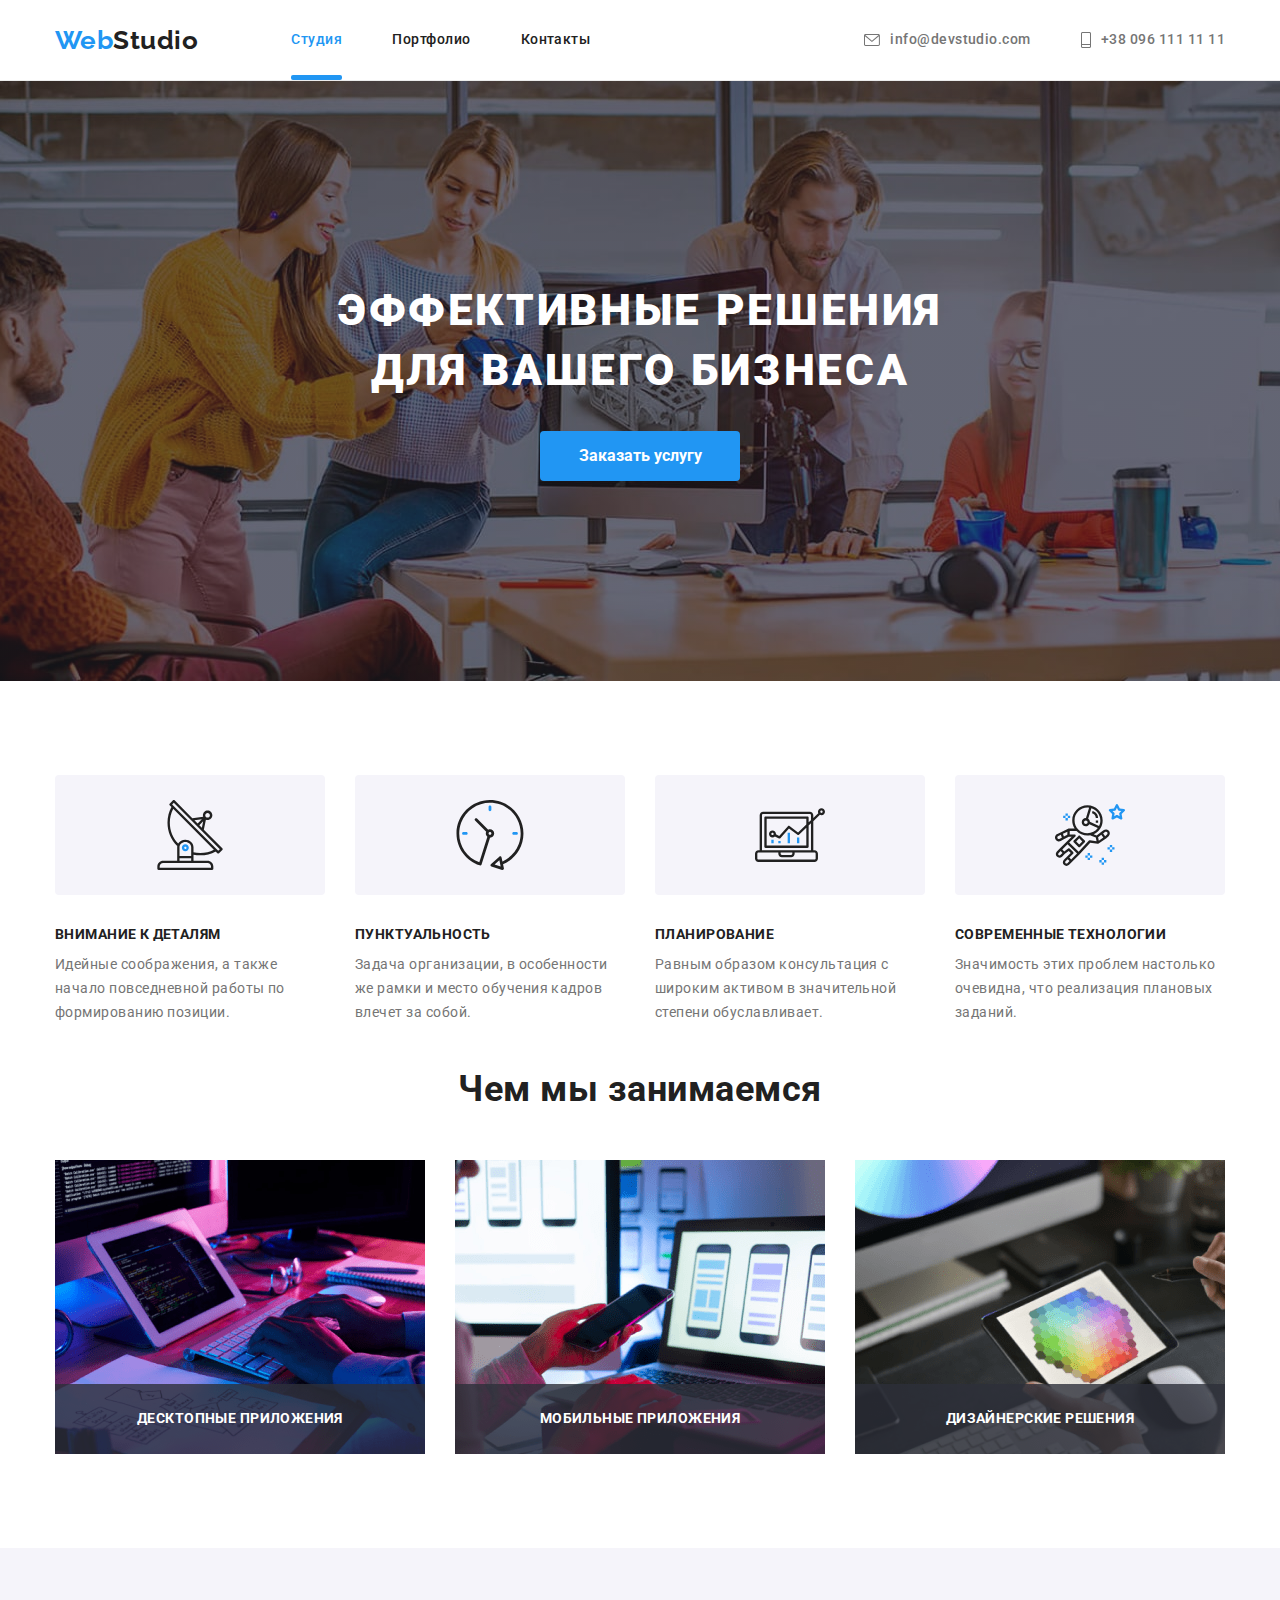
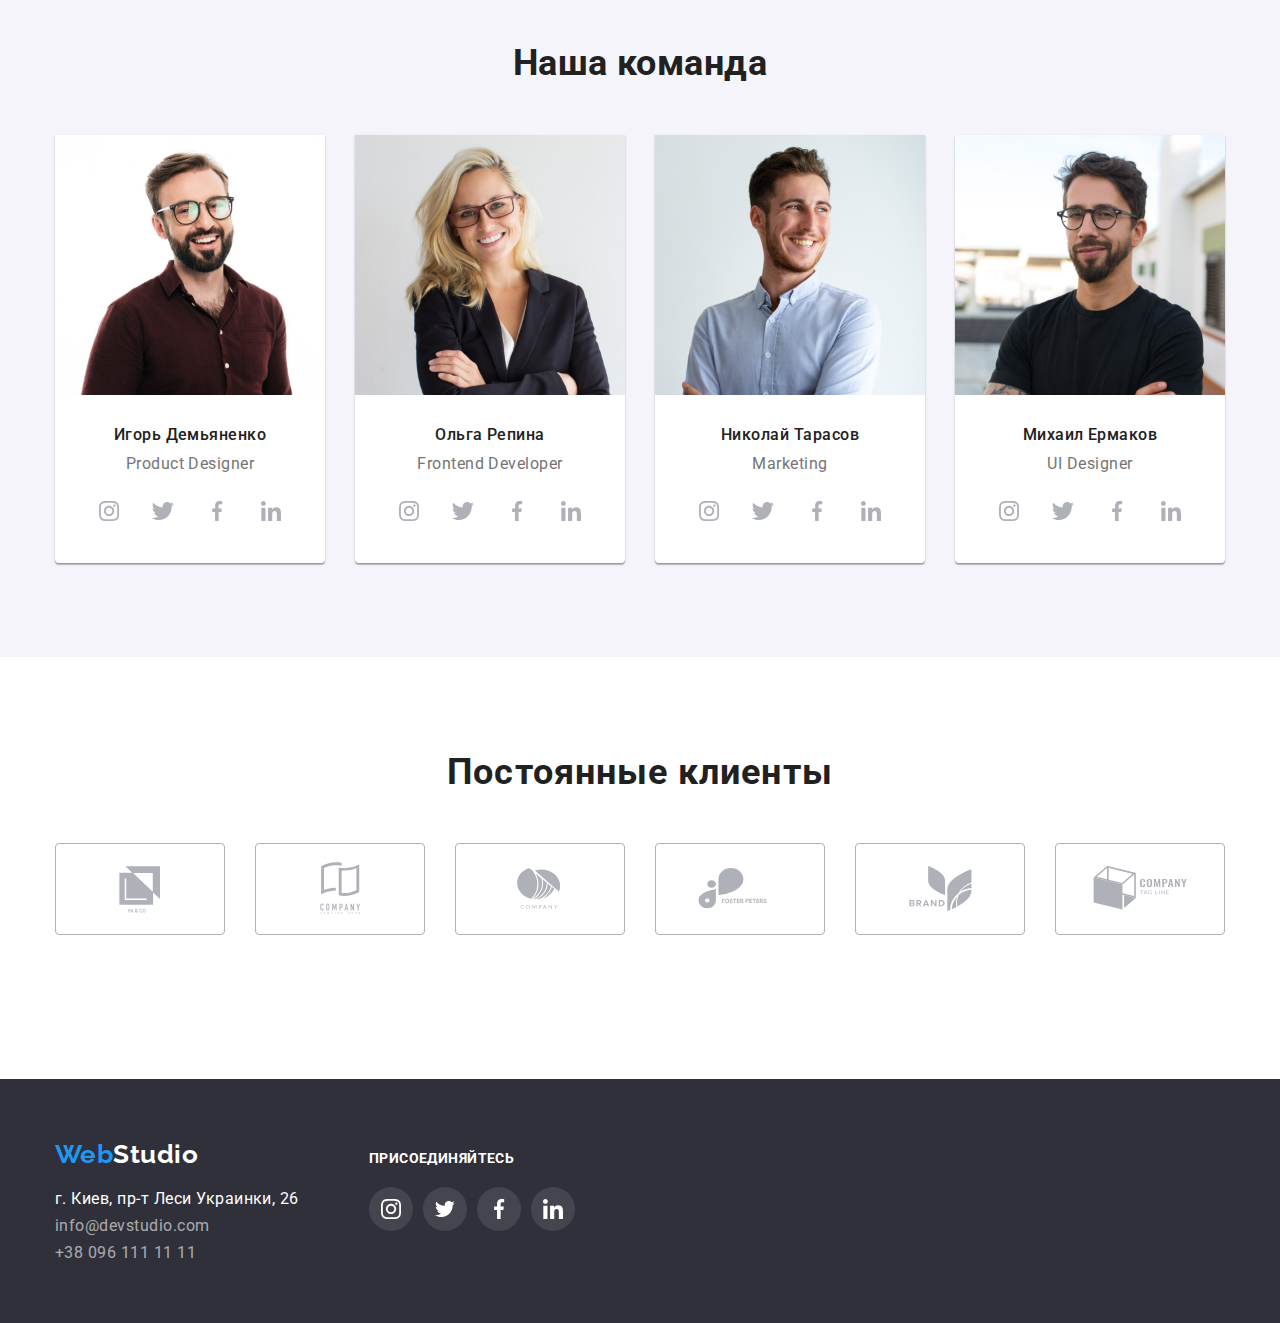
<file: index.html>
<!DOCTYPE html>
<html lang="ru">

<head>
    <meta charset="UTF-8" />
    <meta http-equiv="X-UA-Compatible" content="IE=edge" />
    <meta name="viewport" content="width=device-width, initial-scale=1.0" />
    <title>My page</title>
   
    <link rel="preconnect" href="https://fonts.googleapis.com">
    <link rel="preconnect" href="https://fonts.gstatic.com" crossorigin>
    <link href="https://fonts.googleapis.com/css2?family=Raleway:wght@700&family=Roboto:wght@400;500;700;900&display=swap"
        rel="stylesheet">
<link rel="stylesheet" href="https://cdnjs.cloudflare.com/ajax/libs/modern-normalize/1.0.0/modern-normalize.min.css" />
    <link rel="stylesheet" href="./css/style.css" />
</head>

<body class="page">
    <!--шапка-->
    <header class="page-header">
        <div class="container main-nav ">
        <nav class="main-nav" >
            <a href="/" class="logo-top">
                <span class="logo-web">Web</span><span class="logo-heder">Studio</span></a>
            <ul class="site-nav list">
                <li class="item-one"><a href="" class="link studio">Студия</a></li>
                <li class="item-one"><a href="./portfolio.html" class="link portfolio">Портфолио</a></li>
                <li class="item-one"><a href="" class="link we">Контакты</a></li>
            </ul>
        </nav>

        <ul class="auth-nav list ">
            <li class="item-one">
       
                <a href="mailto:info@devstudio.com" class="auth-link link"><svg class="auth-link-icon-mail" widht="16" height="12">
                    <use href="./img/symbola-defs.svg#icon-envelope-hover"></use>
                </svg>info@devstudio.com</a>
            </li>
            <li class="item-one">
               
                <a href="tel:+380961111111" class="auth-link link"><svg class="auth-link-icon phone" widht="10" height="16">
                    <use href="./img/symbola-defs.svg#icon-telephon"></use>
                </svg>+38 096 111 11 11</a>
            </li>
        </ul>
        </div>
    </header>
    <main>

        <!--блок герой-->

        <section class="section">
            <div class="container">
            <h1 class="section-title">Эффективные решения для вашего бизнеса </h1>
            
            <button type="button" class="button-primary" data-modal-open>Заказать услугу</button>
            
            <div class="backdrop is-hidden" data-modal>
                <div class="modal" >
                <button type="button" class="close" data-modal-close> 
                <svg class="primary-icon"  >
                <use href="./img/symbola-defs.svg#icon-Close" ></use>
            </svg></button></div></div>
            
        </div>

        </section>

        <!--почему вибирают нас-->
        
        <section class="section-list">
            <div class="container">
            <ul class="content">
                <li  class="item-choos">
                    <div class="picture"><svg class="item-title-paragraph-icon">
                    <use href="./img/symbola-defs.svg#icon-antenna-1"></use>
                </svg></div>
                    <h3 class="title">Внимание к деталям</h3>
                    <p class="paragraph">
                        Идейные соображения, а также начало повседневной работы по
                        формированию позиции.
                    </p>
                </li>
                <li class="item-choos">
                    <div class="picture"><svg class="item-title-paragraph-icon" >
                        <use href="./img/symbola-defs.svg#icon-clock-1"></use>
                    </svg></div>
                    <h3 class="title">Пунктуальность</h3>
                    <p class="paragraph">
                        Задача организации, в особенности же рамки и место обучения кадров
                        влечет за собой.
                    </p>
                </li>
                <li class="item-choos">
                    <div class="picture"><svg class="item-title-paragraph-icon">
                        <use href="./img/symbola-defs.svg#icon-diagram-1"></use>
                    </svg></div>
                    <h3 class="title">Планирование</h3>
                    <p class="paragraph">
                        Равным образом консультация с широким активом в значительной
                        степени обуславливает.
                    </p>
                </li>
                <li class="item-choos">
                    <div class="picture"><svg class="item-title-paragraph-icon" >
                        <use href="./img/symbola-defs.svg#icon-astronaut-1"></use>
                    </svg></div>
                    <h3 class="title">Современные технологии</h3>
                    <p class="paragraph">
                        Значимость этих проблем настолько очевидна, что реализация
                        плановых заданий.
                    </p>
                </li>
            </ul>
        
        </div>
        </section>

        <!--виды услуг-->
        <section class="photo">
            <div class="container">
            <h2 class="photo-title">Чем мы занимаемся</h2>
            
            <ul class="img">
        
                
                    
                     <li class="img-work product-thumb">
                        
                    <img src="./img/img-min.png" alt=" веб разроботка "  width="370"  />
                    
                    <p class="work-text-card">Десктопные приложения</p>
                </li>

               
                   <li class="img-work product-thumb development">
                   <img src="./img/img(1)-min.png" alt="мобильная разробка"  />
                    
                    <p class="work-text-card">Мобильные приложения</p>
                </li>

               
                    <li class="img-work product-thumb desingr" >
                    <img src="./img/img(2)-min.png" alt="дизайн продукта"  />
                    
                     <p class="work-text-card">Дизайнерские решения</p>
                    </li>
            </ul>
        </div>
        </section>
   
        <!--наши специалисты-->
        <section class="team">
            <div class="container">
            <h2 class="team-photo">Наша команда</h2>
            <ul class="img-people">
                <li class="photo-people">
                    <img src="./img/img1.jpg" alt="фото нашого работника" width="270" />
                   <div class="colleagues"> <h3 class="people">Игорь Демьяненко</h3>
                    <p lang="en" class="paragraph">Product Designer</p>
                    <ul class="people-paragraf list">
                        <li class="people-paragraf-item"><a href="" class="people-paragraf-link link">
                            <svg class="people-paragraf-icon" widht="20" height="20">
                                <use href="./img/symbola-defs.svg#icon-instagram"></use>
                            </svg></a></li>
                        <li class="people-paragraf-item"><a href="" class="people-paragraf-link link">
                            <svg class="people-paragraf-icon" widht="20" height="20">
                                <use href="./img/symbola-defs.svg#icon-twitter"></use>
                            </svg></a></li>
                        <li class="people-paragraf-item"><a href="" class="people-paragraf-link link">
                            <svg class="people-paragraf-icon" widht="20" height="20">
                                <use href="./img/symbola-defs.svg#icon-facebook"></use>
                            </svg></a></li>
                        <li class="people-paragraf-item"><a href="" class="people-paragraf-link link">
                            <svg class="people-paragraf-icon" widht="20" height="20">
                                <use href="./img/symbola-defs.svg#icon-linkedin"></use>
                            </svg></a></li>
                    </ul>
                </div>
                    
                </li>
                <li class="photo-people">
                    <img src="./img/img2.jpg" alt="фото нашого работника" width="270" />
                   <div class="colleagues"> <h3 class="people">Ольга Репина</h3>
                    <p lang="en" class="paragraph">Frontend Developer</p>
                    <ul class="people-paragraf list">
                        <li class="people-paragraf-item"><a href="" class="people-paragraf-link link"><svg class="people-paragraf-icon" widht="20" height="20">
                                <use href="./img/symbola-defs.svg#icon-instagram"></use>
                            </svg></a></li>
                        <li class="people-paragraf-item"><a href="" class="people-paragraf-link link"><svg class="people-paragraf-icon" widht="20" height="20">
                                <use href="./img/symbola-defs.svg#icon-twitter"></use>
                            </svg></a></li>
                        <li class="people-paragraf-item"><a href="" class="people-paragraf-link link"><svg class="people-paragraf-icon" widht="20" height="20">
                                <use href="./img/symbola-defs.svg#icon-facebook"></use>
                            </svg></a></li>
                        <li class="people-paragraf-item"><a href="" class="people-paragraf-link link"><svg class="people-paragraf-icon" widht="20" height="20">
                                <use href="./img/symbola-defs.svg#icon-linkedin"></use>
                            </svg></a></li>
                    </ul></div>
                </li>
                <li class="photo-people">
                    <img src="./img/img3.jpg" alt="фото нашого работника" width="270" />
                    <div class="colleagues"><h3 class="people">Николай Тарасов</h3>
                    <p lang="en" class="paragraph">Marketing</p>
                    <ul class="people-paragraf list">
                        <li class="people-paragraf-item"><a href="" class="people-paragraf-link link"><svg class="people-paragraf-icon" widht="20" height="20">
                                <use href="./img/symbola-defs.svg#icon-instagram"></use>
                            </svg></a></li>
                        <li class="people-paragraf-item"><a href="" class="people-paragraf-link link"><svg class="people-paragraf-icon" widht="20" height="20">
                                <use href="./img/symbola-defs.svg#icon-twitter"></use>
                            </svg></a></li>
                        <li class="people-paragraf-item"><a href="" class="people-paragraf-link link"><svg class="people-paragraf-icon" widht="20" height="20">
                                <use href="./img/symbola-defs.svg#icon-facebook"></use>
                            </svg></a></li>
                        <li class="people-paragraf-item"><a href="" class="people-paragraf-link link"><svg class="people-paragraf-icon" widht="20" height="20">
                                <use href="./img/symbola-defs.svg#icon-linkedin"></use>
                            </svg></a></li>
                    </ul></div>
                </li>
                <li class="photo-people">
                    <img src="./img/img4.jpg" alt="фото нашого работника" width="270" />
                   <div class="colleagues"> <h3 class="people">Михаил Ермаков</h3>
                    <p lang="en" class="paragraph">UI Designer</p>
                    <ul class="people-paragraf list">
                        <li class="people-paragraf-item"><a href="" class="people-paragraf-link link"><svg class="people-paragraf-icon" widht="20" height="20">
                                <use href="./img/symbola-defs.svg#icon-instagram"></use>
                            </svg></a></li>
                        <li class="people-paragraf-item"><a href="" class="people-paragraf-link link"><svg class="people-paragraf-icon" widht="20" height="20">
                                <use href="./img/symbola-defs.svg#icon-twitter"></use>
                            </svg></a></li>
                        <li class="people-paragraf-item"><a href="" class="people-paragraf-link link"><svg class="people-paragraf-icon" widht="20" height="20">
                                <use href="./img/symbola-defs.svg#icon-facebook"></use>
                            </svg></a></li>
                        <li class="people-paragraf-item"><a href="" class="people-paragraf-link link"><svg class="people-paragraf-icon" widht="20" height="20">
                                <use href="./img/symbola-defs.svg#icon-linkedin"></use>
                            </svg></a></li>
                    </ul></div>
                </li>
            </ul>
            
        </div>
        </section>
        <section class="company-clients">
            <div class="container">
                <h2 class="company-title">Постоянные клиенты</h2>
                    <ul class="company-title list">
                        <li class="company-title-item">
                            <a href="" class="company-link link">
                                <svg class="company-icon" widht="170" height="92">
                                    <use href=".//img/symbola-defs.svg#icon-Client-1"></use>
                                </svg>
                            </a>
                        </li>
                        <li class="company-title-item">
                            <a href="" class="company-link link">
                                <svg class="company-icon" widht="170" height="92">
                                    <use href=".//img/symbola-defs.svg#icon-Client-2"></use>
                                </svg>
                            </a>
                        </li>
                        <li class="company-title-item">
                            <a href="" class="company-link link">
                                <svg class="company-icon" widht="170" height="92" >
                                  <use href=".//img/symbola-defs.svg#icon-Client-3"></use>
                                </svg>
                            </a>
                        </li>
                        <li class="company-title-item">
                            <a href="" class="company-link link">
                                <svg class="company-icon" widht="170" height="92" >
                                    <use href=".//img/symbola-defs.svg#icon-Client-4"></use>
                                </svg>
                            </a>
                        </li>
                        <li class="company-title-item">
                            <a href="" class="company-link link">
                                <svg class="company-icon" widht="170" height="92">
                                    <use href=".//img/symbola-defs.svg#icon-Client-5"></use>
                                </svg>
                            </a>
                        </li>
                        <li class="company-title-item">
                            <a href="" class="company-link link">
                                <svg class="company-icon" widht="170" height="92">
                                    <use href=".//img/symbola-defs.svg#icon-Client-6-1"></use>
                                </svg>
                            </a>
                        </li>
                    </ul>
                
               
            </div>
        </section>
    </main>

    <!--как найти нас-->
    <footer class="footer">
        <div class="container footer-container">
        <div class="footer-address-container">
        <a href="./index.html" class="logo-footer"><span class="logo-web">Web</span>Studio</a>
        <address>
            <ul class="list">
                <li class="footer-list">
                    <a href="https://goo.gl/maps/zLNUuuCCSBXQonxw8"
                    target="_blank"
                    rel="nooener noreferrer" class="map link"
                    >г. Киев, пр-т Леси Украинки, 26</a>
                </li>
                <li class="footer-list">
                    <a href="mailto:info@devstudio.com" class="contact-footer link">info@devstudio.com</a>
                </li>
                <li class="footer-list">
                    <a href="tel:+380961111111" class="contact-footer link">+38 096 111 11 11</a>
                </li>
            </ul>
        </address>
        </div>
        <div class="footer-social-container">
            <p class="footer-social-text">присоединяйтесь</p>
            <ul class="list footer-social-list">
                <li class="footer-social-item">
                    <a href="" class="link footer-social-link">
                        <svg class="footer-social-icon" width="20" height="20">
                            <use href="./img/symbola-defs.svg#icon-instagram">
                            </use>
                        </svg>
                    </a>
                </li>
                <li class="footer-social-item">
                    <a href="" class="link footer-social-link">
                        <svg class="footer-social-icon" width="20" height="20">
                            <use href="./img/symbola-defs.svg#icon-twitter">
                            </use>
                        </svg>
                    </a>
                </li>
                <li class="footer-social-item">
                    <a href="" class="link footer-social-link">
                        <svg class="footer-social-icon" width="20" height="20">
                            <use href="./img/symbola-defs.svg#icon-facebook">
                            </use>
                        </svg>
                    </a>
                </li>
                <li class="footer-social-item">
                    <a href="" class="link footer-social-link">
                        <svg class="footer-social-icon" width="20" height="20">
                            <use href="./img/symbola-defs.svg#icon-linkedin">
                            </use>
                        </svg>
                    </a>
                </li>
            </ul>
        </div>
        </div>
    </footer>
    <script src="./js/modal.js"></script>
</body>

</html>
</file>
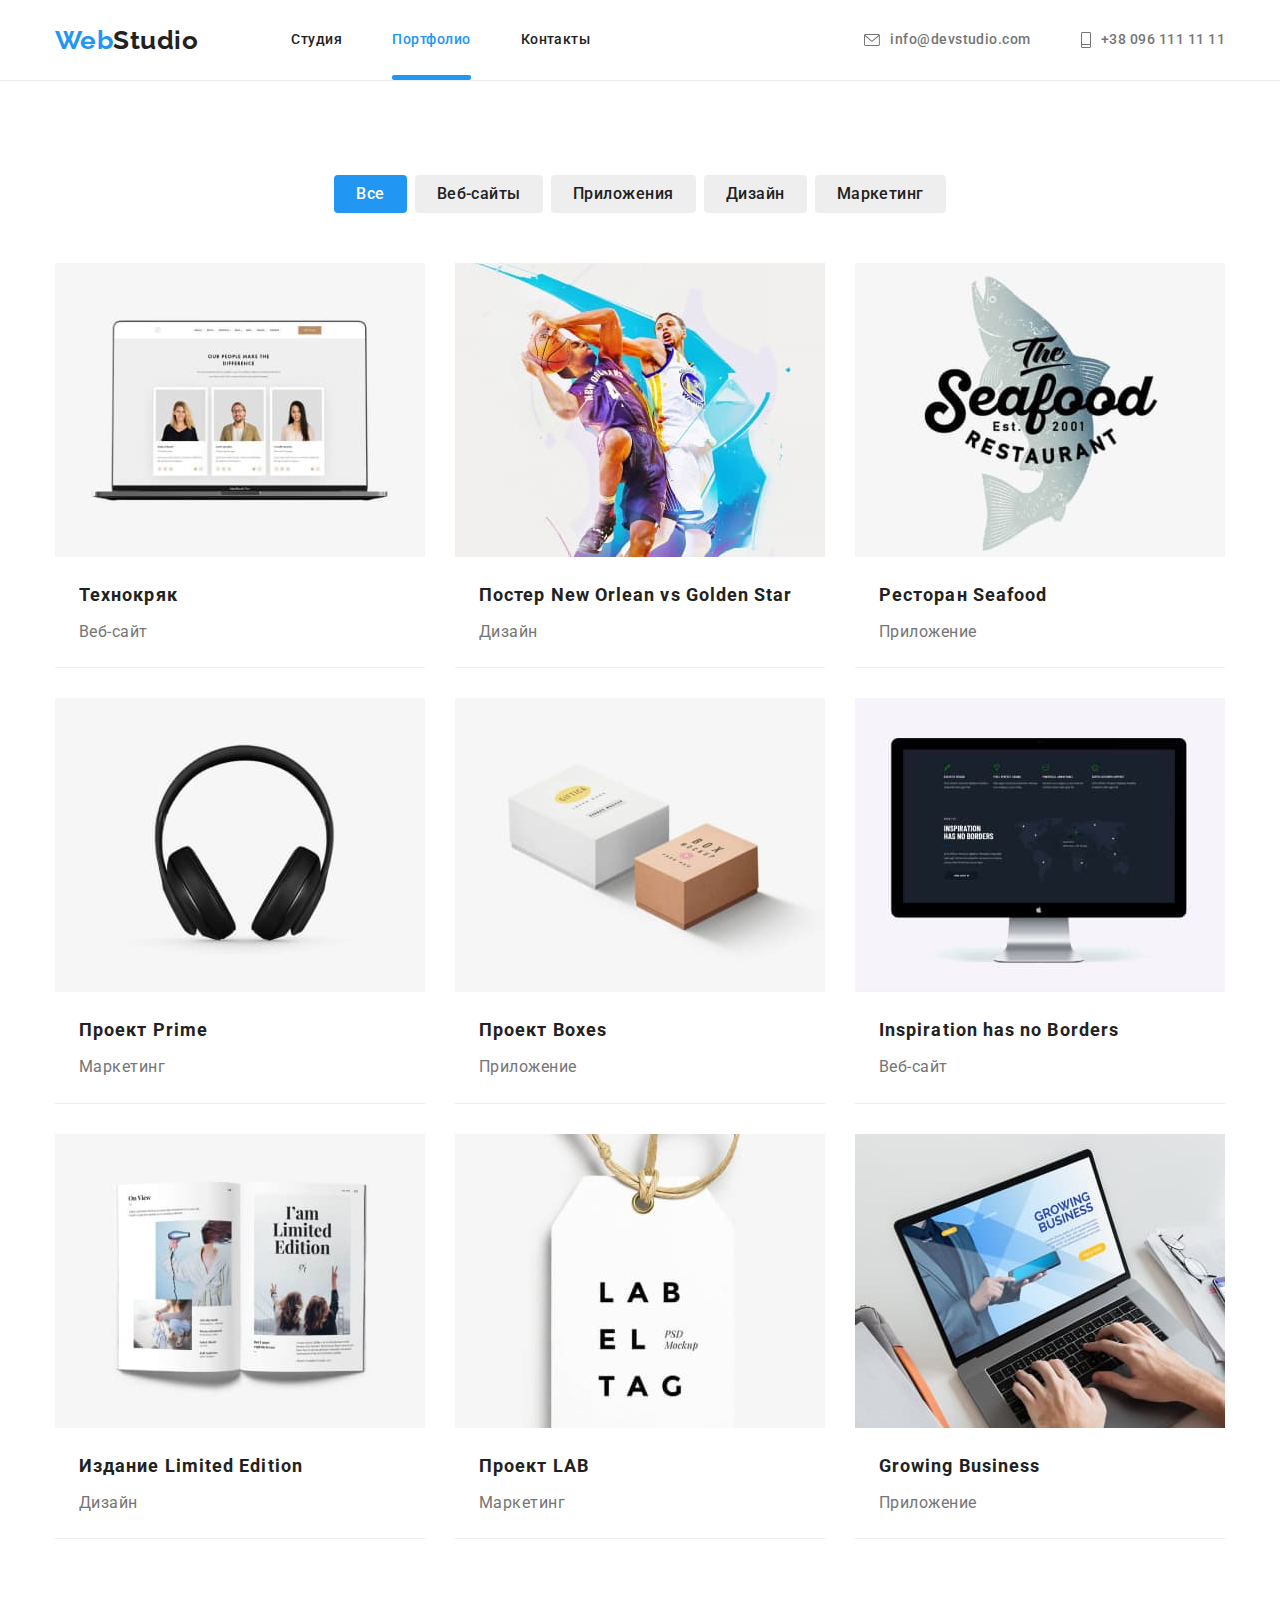
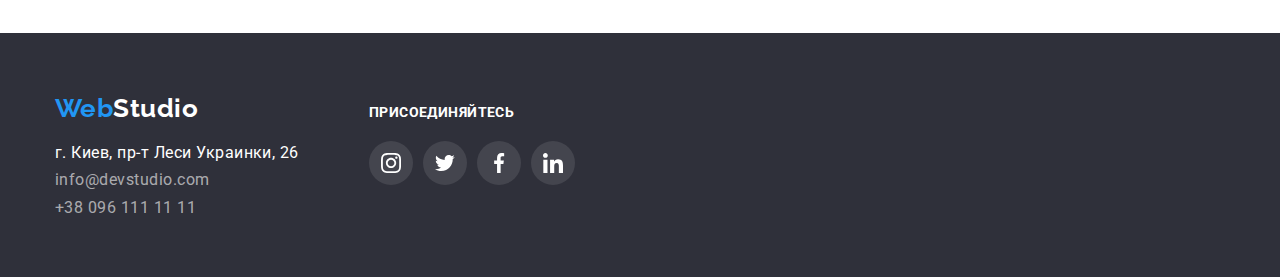
<file: portfolio.html>
<!DOCTYPE html>
<html lang="ru">

<head>
    <meta charset="UTF-8" />
    <meta http-equiv="X-UA-Compatible" content="IE=edge" />
    <meta name="viewport" content="width=device-width, initial-scale=1.0" />
    <title>Portfolio</title>
    <link rel="preconnect" href="https://fonts.googleapis.com">
    <link rel="preconnect" href="https://fonts.gstatic.com" crossorigin>
    <link
        href="https://fonts.googleapis.com/css2?family=Raleway:wght@700&family=Roboto:wght@400;500;700;900&display=swap"
        rel="stylesheet">
        <link rel="stylesheet" href="https://cdnjs.cloudflare.com/ajax/libs/modern-normalize/1.0.0/modern-normalize.min.css" />
    <link rel="stylesheet" href="./css/style.css" />
</head>

<body>
    <header class="page-header">
        <div class="container main-nav">
        <nav class="main-nav">
            <a href="./index.html" class="logo-top">
               <span class="logo-web">Web</span><span class="logo-heder">Studio</span></a>
            <ul class="site-nav list">
                <li class="item-one"><a href="./index.html" class="link portfolio ">Студия</a></li>
                <li class="item-one"><a href="./portfolio.html" class="link studio">Портфолио</a></li>
                <li class="item-one"><a href="" class="link we">Контакты</a></li>
            </ul>
        </nav>

        <ul class="auth-nav list ">
            <li class="item-one">
                <a href="mailto:info@devstudio.com" class="auth-link"><svg class="auth-link-icon-mail" widht="16" height="12">
                    <use href="./img/symbola-defs.svg#icon-envelope-hover"></use>
                </svg>info@devstudio.com</a>
            </li>
            <li class="item-one">
                <a href="tel:+380961111111" class="auth-link"><svg class="auth-link-icon phone" widht="10" height="16">
                    <use href="./img/symbola-defs.svg#icon-telephon"></use>
                </svg>+38 096 111 11 11</a>
            </li>
        </ul>
    </div>
    </header>
    <main>
   

        <h1 class="visually-hidden">Фильтр проектов</h1>
        <!--нужно будет спрятать-->

      <section class="project">
        <div class="container">
          <ul class="button-project">
        <li  class="list">
            <button type="button" class="button-item blue">Все</button>
        </li>
        <li class="list">
            <button type="button" class="button-item">Веб-сайты</button>
        </li>
        <li class="list">
            <button type="button" class="button-item">Приложения</button>
        </li>
        <li class="list">
            <button type="button" class="button-item">Дизайн</button>
        </li>
        <li class="list">
            <button type="button" class="button-item">Маркетинг</button>
        </li>
    </ul>
        <div class="box-gallery">
            <ul class="gallery">
               
                <li class="item">
                    
                    <a href="" class="gallery-link link">
                        <div class="product-actions">
                        <img src="img/imgportfolio.jpg" 
                        alt="фото раздела"
                         width="370" />
                         <p class="paragraph-portfolio-window">  Ресурс предлагает комплексные предложения с разным уровнем функционала и сервисов.
                            Все это позволит посетителю получить исчерпывающие сведения о компании или частном лице.
                        </p></div>
                        
                        <div class="help"><h3 class="text">Технокряк</h3>
                            <p class="paragraph-portfolio">Веб-сайт</p></div>
                    </a>
                    
                </li>
               
            
               
               

                <li class="item">
                    <a href="" class="gallery-link link">
                        <div class="product-actions">
                            <img src="img/imgportfolio2.jpg"
                         alt="фото раздела" width="370" />
                        <p class="paragraph-portfolio-window">  Ресурс предлагает комплексные предложения с разным уровнем функционала и сервисов.
                            Все это позволит посетителю получить исчерпывающие сведения о компании или частном лице.
                        </p></div>
                        <div class="help"><h3 class="text">Постер <span class="text">New Orlean vs Golden Star</span></h3>
                            <p class="paragraph-portfolio">Дизайн</p></div>
                    </a>

                </li>

                <li class="item">
                    <a href="" class="gallery-link link">
                        <div class="product-actions">
                            <img src="img/imgportfolio3.jpg" 
                        alt="фото раздела" width="370" />
                       <p class="paragraph-portfolio-window">  Ресурс предлагает комплексные предложения с разным уровнем функционала и сервисов.
                            Все это позволит посетителю получить исчерпывающие сведения о компании или частном лице.
                        </p></div>
                        <div class="help"><h3 class="text">Ресторан <span class="text"> Seafood </span></h3>
                            <p class="paragraph-portfolio">Приложение</p></div>
                    </a>

                </li>

                <li class="item">
                    <a href="" class="gallery-link link">
                        <div class="product-actions">
                            <img src="img/imgportfolio4.jpg"
                         alt="фото раздела" width="370" />
                        <p class="paragraph-portfolio-window">  Ресурс предлагает комплексные предложения с разным уровнем функционала и сервисов.
                            Все это позволит посетителю получить исчерпывающие сведения о компании или частном лице.
                        </p></div>
                        <div class="help"><h3 class="text">Проект<span class="text"> Prime</span></h3>
                            <p class="paragraph-portfolio">Маркетинг</p></div>
                    </a>

                </li>

                <li class="item">
                    <a href="" class="gallery-link link">
                        
                        <div class="product-actions">

                        <img src="img/imgportfolio5.jpg" 
                        alt="фото раздела" width="370" />
                        <p class="paragraph-portfolio-window">  Ресурс предлагает комплексные предложения с разным уровнем функционала и сервисов.
                            Все это позволит посетителю получить исчерпывающие сведения о компании или частном лице.
                        </p></div>
                       <div class="help"> <h3 class="text">Проект <span class="text"> Boxes</span></h3>
                        <p class="paragraph-portfolio">Приложение</p></div>
                    </a>

                </li>

                <li class="item">
                    <a href="" class="gallery-link link">
                        <div class="product-actions">

                        <img src="img/imgportfolio6.jpg"
                         alt="фото раздела" width="370" />
                         <p class="paragraph-portfolio-window">  Ресурс предлагает комплексные предложения с разным уровнем функционала и сервисов.
                            Все это позволит посетителю получить исчерпывающие сведения о компании или частном лице.
                        </p></div>
                       <div class="help"> <h3 class="text">Inspiration has no Borders</h3>
                        <p class="paragraph-portfolio">Веб-сайт</p></div>
                    </a>

                </li>

                <li class="item">
                    <a href="" class="gallery-link link">
                        <div class="product-actions">
                            <img src="img/imgportfolio7.jpg"
                         alt="фото раздела" width="370" />
                         <p class="paragraph-portfolio-window">  Ресурс предлагает комплексные предложения с разным уровнем функционала и сервисов.
                            Все это позволит посетителю получить исчерпывающие сведения о компании или частном лице.
                        </p></div>
                        <div class="help"><h3 class="text">Издание Limited Edition</h3>
                            <p class="paragraph-portfolio">Дизайн</p></div>
                    </a>

                </li>

                <li class="item">
                    <a href="" class="gallery-link link">
                        <div class="product-actions">
                          <img src="img/imgportfolio8.jpg" 
                        alt="фото раздела" width="370" />
                        <p class="paragraph-portfolio-window">  Ресурс предлагает комплексные предложения с разным уровнем функционала и сервисов.
                            Все это позволит посетителю получить исчерпывающие сведения о компании или частном лице.
                        </p></div>
                        <div class="help"><h3 class="text">Проект LAB</h3>
                            <p class="paragraph-portfolio">Маркетинг</p></div>
                    </a>

                </li>

                <li class="item">
                    <a href="" class="gallery-link link">
                        <div class="product-actions">
                        <img src="img/imgportfolio9.jpg" 
                        alt="фото раздела" width="370" />
                        <p class="paragraph-portfolio-window">  Ресурс предлагает комплексные предложения с разным уровнем функционала и сервисов.
                            Все это позволит посетителю получить исчерпывающие сведения о компании или частном лице.
                        </p></div>
                        <div class="help"><h3 class="text">Growing Business</h3>
                            <p class="paragraph-portfolio">Приложение</p></div>
                    </a>

                </li>
            </ul>
          </div>
        </section>
    </div>
    </main>

    <!--как найти нас-->
    <footer class="footer">
        <div class="container footer-container">
        <div class="footer-address-container">
        <a href="./index.html" class="logo-footer"><span class="logo-web">Web</span>Studio</a>
        <address>
            <ul class="list">
                <li class="footer-list">
                    <a href="https://goo.gl/maps/zLNUuuCCSBXQonxw8"
                    target="_blank"
                    rel="nooener noreferrer" class="map link"
                    >г. Киев, пр-т Леси Украинки, 26</a>
                </li>
                <li class="footer-list">
                    <a href="mailto:info@devstudio.com" class="contact-footer link">info@devstudio.com</a>
                </li>
                <li class="footer-list">
                    <a href="tel:+380961111111" class="contact-footer link">+38 096 111 11 11</a>
                </li>
            </ul>
        </address>
        </div>
        <div class="footer-social-container">
            <p class="footer-social-text">присоединяйтесь</p>
            <ul class="list footer-social-list">
                <li class="footer-social-item">
                    <a href="" class="link footer-social-link">
                        <svg class="footer-social-icon" width="20" height="20">
                            <use href="./img/symbola-defs.svg#icon-instagram">
                            </use>
                        </svg>
                    </a>
                </li>
                <li class="footer-social-item">
                    <a href="" class="link footer-social-link">
                        <svg class="footer-social-icon" width="20" height="20">
                            <use href="./img/symbola-defs.svg#icon-twitter">
                            </use>
                        </svg>
                    </a>
                </li>
                <li class="footer-social-item">
                    <a href="" class="link footer-social-link">
                        <svg class="footer-social-icon" width="20" height="20">
                            <use href="./img/symbola-defs.svg#icon-facebook">
                            </use>
                        </svg>
                    </a>
                </li>
                <li class="footer-social-item">
                    <a href="" class="link footer-social-link">
                        <svg class="footer-social-icon" width="20" height="20">
                            <use href="./img/symbola-defs.svg#icon-linkedin">
                            </use>
                        </svg>
                    </a>
                </li>
            </ul>
        </div>
        </div>
    </footer>
    
    
</body>

</html>
</file>
<file: css/style.css>
/*основной цвет текста #757575 */
  /* второй цвет текста: #212121 */
  /*цвет веб текста #2196F3*/
  /*цевт в блоке герой текста #ffffff */
  /* цвет акцент   #2196F3; */
  /*  цвет фона 1 #2F303A */
  /*  цвет фона 2 #E5E5E5 */
  /* цвет фона 3 #F5F4FA */
 
 :root{
     --primary-text-color:#757575;
     --title-text-color:#212121;
     --accent-color:#2196F3;
     --color-color:#ffffff;
     --background-color:#2F303A;
 }
 
 a {
    text-decoration: none;
  
 } 
 h1,h2,h3,h4,h5,h6,p{
     margin: 0;
 }
 ul,ol{
     margin: 0;
     padding-left: 0;
 }
 button{
     cursor: pointer;
     border-radius: 4px;
     display: inline-block;
    
 }
 img{
    display: block;
     width: 100%;
     height: auto;
    

 }

 
 body {   
 background-color:var(--color-color);
 color: var(--primary-text-color),;
 font-family : Roboto, Raleway, sans-serif;
 letter-spacing : 0.03em;
 margin: 0 auto;
 }

  .container{
    width: 1200px;
    margin: 0 auto;
    padding-left: 15px;
    padding-right: 15px;
    }

h1,
h2,
h3{ 
    font-family: Roboto;
    color: #212121;
   
}
 
 ul{
     list-style: none;
 }
.page-header{
    border-bottom: 25px;
    margin: 0;
    border-bottom: 1px solid #ECECEC ;
}
.main-nav {
    display: flex;
    align-items: center;   
}
.logo-top{
    margin-right: 93px;
    padding-top: 24px;
    padding-bottom: 24px;
}

.logo-web{
     color: var(--accent-color);
        font-family: 'Raleway';
        font-style: normal;
        font-weight: 700;
        font-size: 26px;
        line-height: 1.19;
        
    }
.logo-heder{
    color:var(--title-text-color) ;

    font-family: 'Raleway';
        font-style: normal;
        font-weight: 700;
        font-size: 26px;
        line-height: 1.19;
      
}

 /* site-nav */
 .site-nav {
     display: flex;
 }
 .site-nav .item-one{
     
     margin-right: 50px;
 }

 .site-nav .item-one:last-child{
     margin-right: 0;
 }
 .site-nav .link {
     color: var(--title-text-color);

        font-weight: 500;
        font-size: 14px;
        line-height: 1.14;

        display: block;
        padding-top: 32px;
        padding-bottom: 32px;
        transition-property: color;
        transition-duration: 250ms;
        transition-timing-function: cubic-bezier(0.4, 0, 0.2, 1);
        
 }
 .link.studio::after{
     content:"" ;
     position: absolute;
     left: 0;
     bottom: 0;

     display: block;
     width: 100%;
     height: 5px;
     background-color: var(--accent-color);
     border-radius: 2px;
    



 }
 .link.studio:hover::after{
     display: block;

 }

 .link{
     position: relative;
 }
 .link.portfolio::after{
    content:"" ;
    position: absolute;
    left: 0;
    bottom: 0;

    display: block;
    width: 100%;
    height: 5px;
    background-color: var(--accent-color);
    border-radius: 2px;
    opacity:0;
    transition-property: opacity;
    transition-duration: 250ms;
    transition-timing-function: cubic-bezier(0.4, 0, 0.2, 1);



}


.link.we::after{
    content:"" ;
    position: absolute;
    left: 0;
    bottom: 0;

    display: block;
    width: 100%;
    height: 5px;
    background-color: var(--accent-color);
    border-radius: 2px;
    opacity:0;
    transition-property: opacity;
    transition-duration: 250ms;
    transition-timing-function: cubic-bezier(0.4, 0, 0.2, 1);
}


 .site-nav .link:hover,
 .site-nav .link:focus {
     color: var(--accent-color);
 }
 .item-one .link.studio{
     color: #2196F3;
     
     
 }

 .auth-nav {
    display: flex;
    margin-left: auto;
 }
  
 .auth-link {
    color:var(--primary-text-color);

        font-weight: 500;
        font-size: 14px;
        line-height: 1.14; 

        padding-top: 32px;
        padding-bottom: 32px;
        display: inline-block;
        display: flex;
        align-items: center;
        justify-content: center;
        width: 100%;
        height: 100%;
        transition-property: color;
        transition-duration: 250ms;
        transition-timing-function: cubic-bezier(0.4, 0, 0.2, 1);
       
           
 }
 .auth-link-icon-mail{
    max-width: 16px;
     margin-right: 10px;
     fill: currentColor;
 }
 .auth-link-icon.phone{
     max-width: 10px;
     margin-right: 10px;
     fill: currentColor;
 }



 .auth-nav .item-one+ .item-one{
     margin-left: 50px;
     

 }

 .auth-link:hover,
 .auth-link:focus{
     
     color: var(--accent-color);
 }

 

 .auth-contacts{
     display: flex;
   

 }



 /*блок герой*/

 .section{
    max-width: 1600px;
    height: 600px;
    margin-left: auto;
    margin-right: auto;

     background-color: #2F303A;
     background-image:linear-gradient(
        rgba(47, 48, 58, 0.4), 
        rgba(47, 48, 58, 0.4)), url(../img/Img-min.jpg);
     background-repeat: no-repeat;
     background-position: center;
     background-size: cover;
     
     color:var(--color-color);
     text-align: center;
     padding: 200px 0;

   
     
     
 }

 .section-title{
     color:var(--color-color);

     margin-bottom: 30px ;
     text-align: center;

     font-weight: 900;
     font-size: 44px;
     line-height: 1.36;
     text-transform: uppercase;
     letter-spacing: 0.06em;
     max-width: 696px;
     margin-left: auto;
     margin-right: auto;
     
     
     
    
 }

 .button-primary{  
            display: inline-block;
            cursor: pointer;
            color: var(--color-color);
            background-color: var(--accent-color);
            border: 0 solid transparent;

            font-family: 'Roboto';
            font-weight: 700;
            font-size: 16px;
            line-height: 1.9;

            padding: 10px 32px 10px 32px;
            min-width: 200px;
            border: 0px solid transparent;
            transition: background-color 1000ms cubic-bezier(0.4, 0, 0.2, 1),
            color 2500ms cubic-bezier(0.4, 0, 0.2, 1);
  
        }
 .button-primary:hover,
 .button-primary:focus{
      color:var(--title-text-color);
    background-color: #F5F4FA;

 }
 .backdrop{
     position: fixed;
     top: 0;
     left: 0;

     width: 100%;
     height:100%;
     
     background-color: rgba(33, 33, 33, 0.5);
     opacity: 1;
     transition: opacity 250ms cubic-bezier(0.4, 0, 0.2, 1 ),
     visibility 250ms cubic-bezier(0.4, 0, 0.2, 1 );
     
     
     
 }
 .backdrop.is-hidden{
     opacity:0;
     pointer-events: none;
     visibility: hidden;
     
 }
 .modal{
    position: absolute;
    top: 50%;
    left: 50%;
    transform: translate(-50%,-50%);

   min-width: 528px;
   min-height: 581px;
    
    background-color: var(--color-color);
    border-radius: 4px;
   

   

 }
 
 .close{
    width: 30px;
    height: 30px;
    position: absolute;
    right: 0.66%;
    top: 0.66%;
    transform: translate(-0.66%,-0.66%);
     
     background-color: var(--color-color);
     border-radius: 50%;
     border: 1px solid rgba(0, 0, 0, 0.1);


   
     
     
     
     
      
     


 }
 .primary-icon{
     width: 11px;
     height: 11px;
     
     justify-content: center;
     align-content: center;
 }

 
 /*почему вибирают нас*/
 .section-list{
     padding-top: 94px;
 }

  .section-list .title{
      color: var(--title-text-color); 
      text-transform: uppercase;

  }
  .container .content
  {
  
    display: flex;
    flex-wrap: nowrap;
} 
 .content .item-choos{
      
    min-width: 270px;
    min-height: 101px;
    margin-right: 30px;
 } 
 .content .item:last-child{
     margin-right: 0;
 }    
 .title{
    display: inline-flex;
    align-items: center;
    justify-content: center;
    max-width: 270px;
    max-height: 120px;
    border-radius: 4px;
   

 }
 .item-title-paragraph-icon{
     max-width: 70px ;
     max-height: 70px;
 }
     
  
  .title{
        font-weight: 700;
        font-size: 14px;
        line-height: 1.14;
        letter-spacing: 0.03em;
        margin-bottom: 10px;
       
       
  }
  .picture{
    width: 100%;
    height: 100%;
    background-color: #f5f4fa;
    display: flex;
    align-items: center;
    justify-content: center;
    max-width: 270px;
    max-height: 120px;
    border-radius: 4px;
    margin-bottom: 30px;

  }
  .paragraph {
      color: var(--primary-text-color);

        font-weight: 400;
        font-size: 14px;
        line-height: 1.7;
        
  }
  .section-list {
      color:var(--primary-text-color);
  }


  /* виды услуг*/
  .photo{
    padding-top: 94px;
    padding-bottom: 94px;
}

.photo .photo-title{
  color:var(--title-text-color);
  
      font-weight: 700;
      font-size: 36px;
      line-height: 1.17;
      text-align: center;
      margin-bottom: 50px;
      
}
.photo-title{
  margin: 0px;
}
.img{
  display: flex;
  flex-wrap: nowrap;
  margin-left: -30px;
  margin-top: -30px;
}

.img .img-work{
  flex-basis: calc((100% - 90px) / 3);
  margin-left: 30px;
  margin-top: 30px;
}

.img-work:nth-child(n+3){
  margin-right: 0;
}
.product-thumb{
    position: relative;

  



}


.work-text-card{
    display: flex;
    align-items: center;
    justify-content: center;
    width: 370px;
    height: 70px;
background-color: rgba(45,48,58,0.8);

  position: absolute;
  text-align: center;
 
 bottom: 0;
 
  font-family: 'Roboto';
  font-style: normal;
  font-weight: 700;
  font-size: 14px;
  line-height: 1.14;
  letter-spacing: 0.03em;
  text-transform: uppercase;
  color:var(--color-color);


  
}



/*наши специалисты*/

.team
.team-photo{
    color: var(--title-text-color);
    font-weight: 700;
    font-size: 36px;
    line-height: 1.17;
    text-align: center;
    margin-bottom: 50px;
    
        
}

.team{
    background-color:#F5F4FA ;
    text-align: center; 
    padding-bottom: 94px; 
    padding-top: 94px;
}
.img-people{
    display: flex;
    flex-wrap: nowrap;
   
    
}
.photo-people{
    margin-right: 30px;
    background-color: #FFFFFF;
    background: #FFFFFF;
    
    box-shadow: 0px 1px 3px rgba(0, 0, 0, 0.12), 0px 1px 1px rgba(0, 0, 0, 0.14), 0px 2px 1px rgba(0, 0, 0, 0.2);
    border-radius: 0px 0px 4px 4px;
   
    
   
}

.photo-people:nth-child(4n){
        margin-right: 0;}

.photo-people .colleagues {
padding-top: 30px ;
padding-bottom: 30px ;


}      


.colleagues .paragraph{
font-family: 'Roboto';
font-style: normal;
font-weight: 400;
font-size: 16px;
line-height: 1.19;
text-align: center;
letter-spacing: 0.03em;
margin-bottom: 16px;

}
.colleagues .people{
font-family: 'Roboto';
font-style: normal;
font-weight: 500;
font-size: 16px;
line-height: 1.19;
text-align: center;
letter-spacing: 0.03em;
margin-bottom: 10px;
margin-top: 0;

}
.people-paragraf-item{
    width: 44px;
    height: 44px;
    margin-right: 10px;
}
.people-paragraf-item:last-child{
    margin-right: 0;
}
.people-paragraf-link{
    width: 100%;
    height: 100%;
    background-color: #ffffff;
    border-radius: 50%;
    display: flex;
    align-items: center;
    justify-content: center;
    transition-property: background-color;
    transition-duration: 250ms;
    transition-timing-function: cubic-bezier(0.4, 0, 0.2, 1);
    
}
.people-paragraf-icon{
    fill: #afb1b8;
    transition-property: fill;
    transition-duration: 250ms;
    transition-timing-function: cubic-bezier(0.4, 0, 0.2, 1);
}

.people-paragraf-link:hover,
.people-paragraf-link:focus{
  
background-color:var(--accent-color) ;
}
.people-paragraf-link:hover .people-paragraf-icon,
.people-paragraf-link:focus .people-paragraf-icon{
 fill: var(--color-color); 

}
.people-paragraf{
    display: flex;
    justify-content: center;
    
}

/*постоянные клиенты*/
.company-clients{
    padding-top: 94px;
    padding-bottom: 94px;
    
}
.company-title{
font-family: 'Roboto';
font-style: normal;
font-weight: 700;
font-size: 36px;
line-height: 1.17;
text-align: center;
letter-spacing: 0.03em;


color:var(--title-text-color);
margin-bottom: 50px;
}



/*постоянные клиенты логотипы*/

.company-title-item{
    width: 170px;
    height: 92px;
    margin-right: 30px;
    
}
  .company-title-item:last-child{
    margin-right: 0;
}
 .company-link{
    width: 100%;
    height: 100%;
    background-color: var(--color-color);
    
    display: flex;
    align-items: center;
    justify-content: center;
    border: 1px solid
    rgba(175, 177, 184, 1) ;
    border-radius: 4px;
   
 

transition-property: background-color;
transition-duration: 250ms;
transition-timing-function: cubic-bezier(0.4, 0, 0.2, 1);
  
   
}

.company-link:hover,
.company-link:focus{ 

border-color:var(--accent-color);


}

.company-link:hover .company-icon,
.company-link:focus .company-icon{
   
 fill: var(--accent-color); 

 

}



.company-icon{
    
    fill: #afb1b8;
    transition-property: fill;
    transition-duration: 250ms;
    transition-timing-function: cubic-bezier(0.4, 0, 0.2, 1);  
   
}


.company-title{
    display: flex;
    flex-wrap: wrap;
    justify-content: center;   
}


/*как найти нас (footer)*/



.footer {
    background-color: var(--background-color);
    padding-top: 60px;
    padding-bottom: 60px;
  }
  
  .logo-footer {
    text-decoration: none;
    font-family: "Raleway", sans-serif;
    font-weight: 700;
    font-size: 26px;
    line-height: 1.19;
    color: var(--color-color);
  }
  
  .footer-list {
    margin-top: 20px;
  }
  
  .footer-list:not(:first-child) {
    margin-top: 9px;
  }
  .contact-footer {
    font-style: normal;
    color: rgba(255, 255, 255, 0.6);
    transition-property: color;
    transition-duration: 250ms;
    transition-timing-function: cubic-bezier(0.4, 0, 0.2, 1);
  }
  

  .contact-footer:hover,
  .contact-footer:focus{   
      color: var(--accent-color);
  }
  
  .map {
    font-style: normal;
    color: var(--color-color);
    transition-property: color;
    transition-duration: 250ms;
    transition-timing-function: cubic-bezier(0.4, 0, 0.2, 1);
  }

  .map:hover,
  .map:focus{  
      color: var(--accent-color);
  }
  

  .footer-container {
    display: flex;
    align-items: baseline;
  }
  
  .footer-address-container {
    margin-right: 70px;
  }
  
  .footer-social-container {
    display: inline-block;
  }
  
  .footer-social-text {
    font-weight: 700;
    font-size: 14px;
    line-height: 1.14;
    letter-spacing: 0.03em;
    text-transform: uppercase;
    color: var(--color-color);
    margin-bottom: 20px;
  }
  
  .footer-social-item {
    width: 44px;
    height: 44px;
  }
  
  .footer-social-item:not(:last-child) {
    margin-right: 10px;
  }
  
  .footer-social-list {
    display: flex;
    justify-content: center;
  }
  
  .footer-social-link {
    background-color: rgba(255, 255, 255, 0.1);
    width: 100%;
    height: 100%;
    display: flex;
    border-radius: 50%;
    justify-content: center;
    align-items: center;
    transition-property: background-color;
    transition-duration: 250ms;
    transition-timing-function: cubic-bezier(0.4, 0, 0.2, 1);
   
  }
  
  
  .footer-social-link:hover,
  .footer-social-link:focus {
    
    background-color: var(--accent-color);
  }
  
  .footer-social-icon {
    fill: var(--color-color);
  }

 /*СТРАНИЦА ПОРТФОЛИО*/

 
 .visually-hidden {
     position: absolute;
     white-space: nowrap;
     width: 1px;
     height: 1px;
     overflow: hidden;
     border: 0;
     padding: 0;
     clip: rect(0 0 0 0);
     clip-path: inset(50%);
     margin: -1px;
 }

 .project{
     padding-top: 94px;
     padding-bottom: 94px;
 }

 .button-project{
     display: flex;
     justify-content:center;
     margin-bottom: 50px; 
     
 }

.list{
    margin-right: 8px;
   
}

.list:last-child {
    margin-right: 0;
  } 


.button-item{ 
    cursor: pointer;
   
    color: var(--title-text-color);
    background-color: #EEEEEE;
    border: 0 solid transparent;

    font-family: 'Roboto',sans-serif;
    font-style: normal;
    font-weight: 500;
    font-size: 16px;
    line-height: 1.62;
    letter-spacing: 00.03em;

    padding: 6px 22px 6px 22px;
    
    transition: background-color 250ms cubic-bezier(0.4, 0, 0.2, 1),
   color 250ms cubic-bezier(0.4, 0, 0.2, 1),
   box-shadow 250ms cubic-bezier(0.4, 0, 0.2, 1);
   
   
     }
 
.button-item:hover,
.button-item:focus{
    color: var(--color-color);
    background-color: var(--accent-color);
    box-shadow: 0px 4px 4px rgba(0, 0, 0, 0.15), 
    0px 2px 2px rgba(0, 0, 0, 0.15);

} 
.button-item.blue{
    background-color:var(--accent-color);
    color: var(--color-color);
   
   
    
    

}
 
     
/*наши продукты*/ 

.box-gallery{
    display: flex;
    
     
} 

.gallery-link{
    display:inline-block;
    transition-property: box-shadow;
    transition-duration: 250ms;
    transition-timing-function: cubic-bezier(0.4, 0, 0.2, 1);
  
    

}

.gallery-link:hover,
.gallery-link:focus{
    box-shadow: 
    0px 1px 1px rgba(0, 0, 0, 0.12),
    1px 4px 4px rgba(0, 0, 0, 0.06),
    1px 4px 6px rgba(0, 0, 0, 0.16);
    transition: box-shadow 250ms cubic-bezier(0.4, 0, 0.2, 1);
}

.gallery{
    display: flex;
    flex-wrap: wrap;
    margin-left: -30px;
    margin-top: -30px; 
     
}

.gallery > .item{
 flex-basis: calc((100% - 90px)/3);
 margin-left: 30px;
 margin-top: 30px;
 border-bottom: 1px solid #EEEEEE;


 
}


.gallery:nth-child(n+7)
{
    margin-bottom: 0;
}

.help{
    padding: 20px 24px 20px 24px;
     
}

  
.text {
    color: var(--title-text-color);
        font-weight: 700;
        font-size: 18px;
        line-height: 2;
        letter-spacing: 0.06em;
        margin-bottom: 4px;
        
}
        

.paragraph-portfolio{
    color: var(--primary-text-color);
        font-size: 16px;
        line-height: 1.9;
        

}








.product-actions {
   position: relative;
   overflow: hidden;
 
 
   
}
.paragraph-portfolio-window{
position: absolute;
display: block;
width: 100%;
height: 100%;
top:0;
text-align: left;
left: 0;

font-family: 'Roboto';
font-style: normal;
font-weight: 400;
font-size: 18px;
line-height: 1.56;
letter-spacing: 0.03em;
color: #FFFFFF;

background-color: rgba(33, 150, 243, 0.9);
padding: 63px 24px;

transform: translateY(100%);
transition: transform 250ms cubic-bezier(0.4, 0, 0.2, 1);



}
.gallery-link:hover .paragraph-portfolio-window{
    transform: translateY(0);
    opacity: 1;
  
}
</file>
